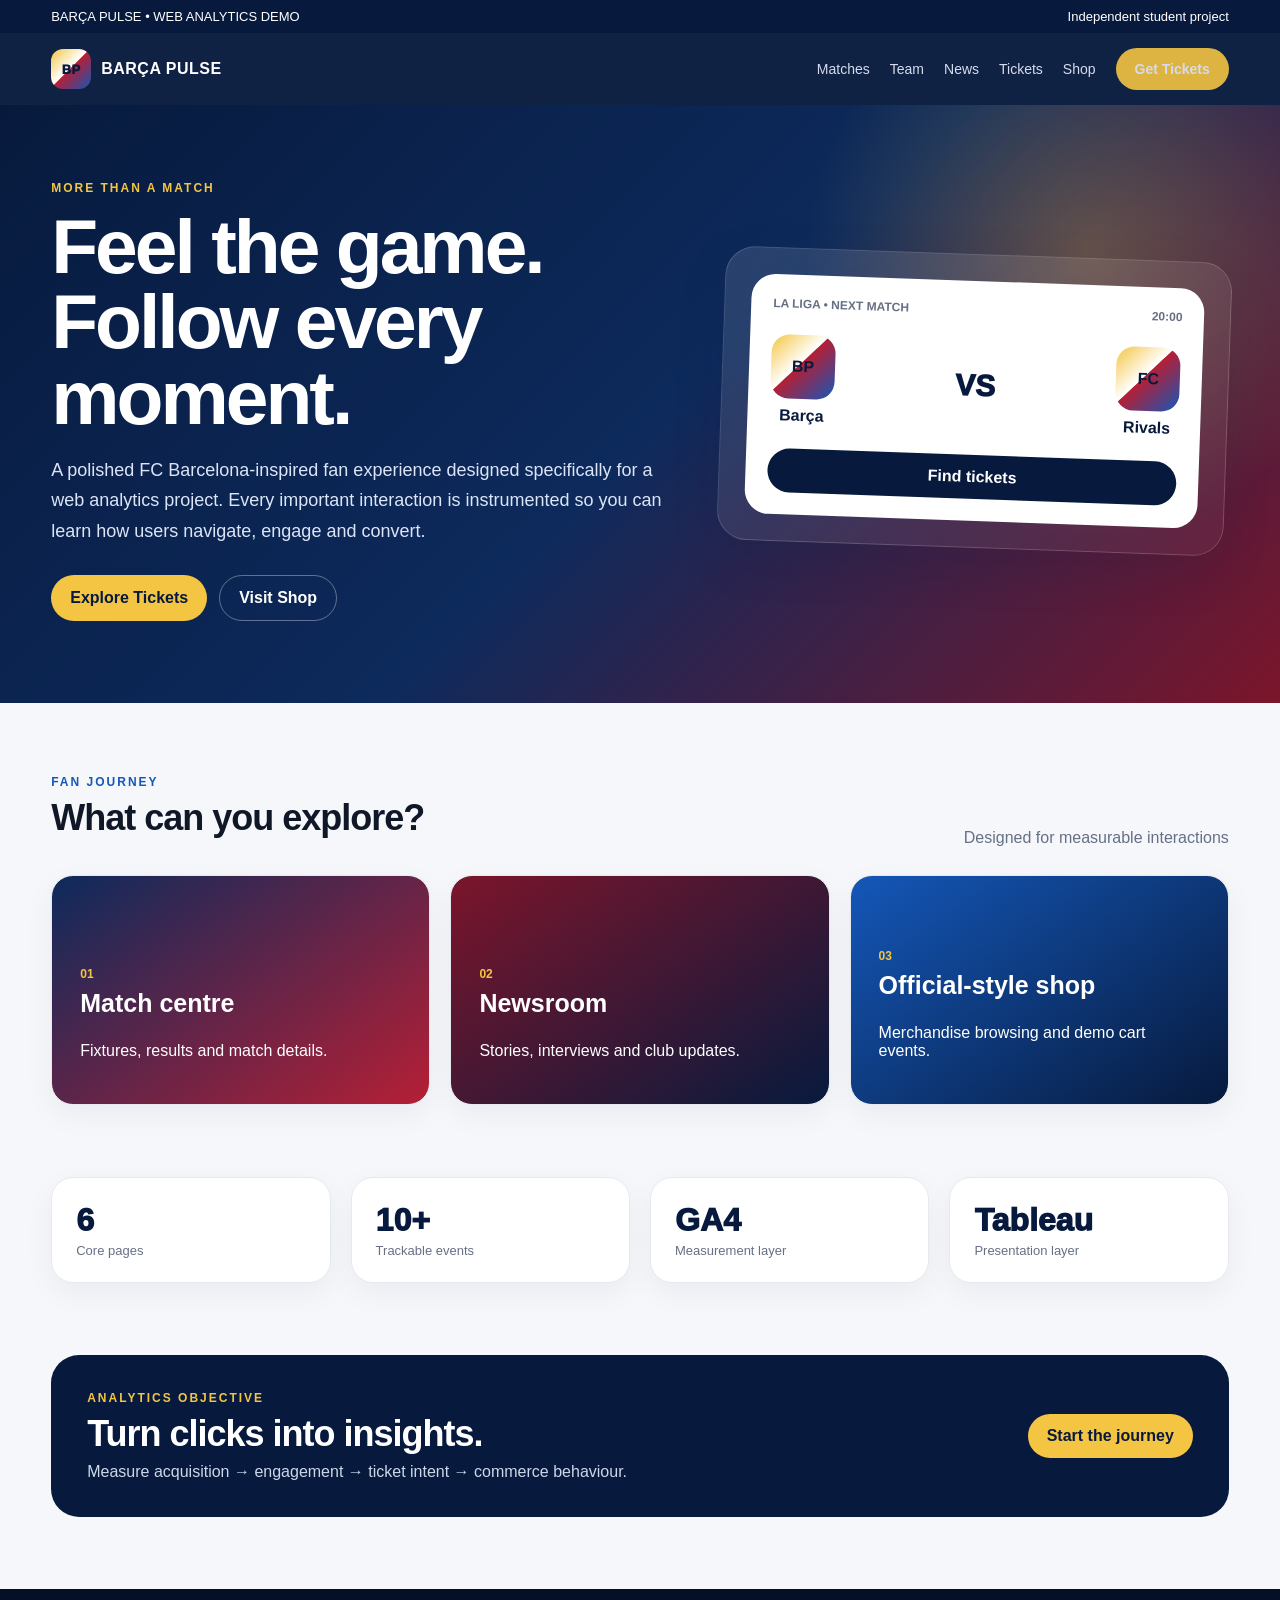
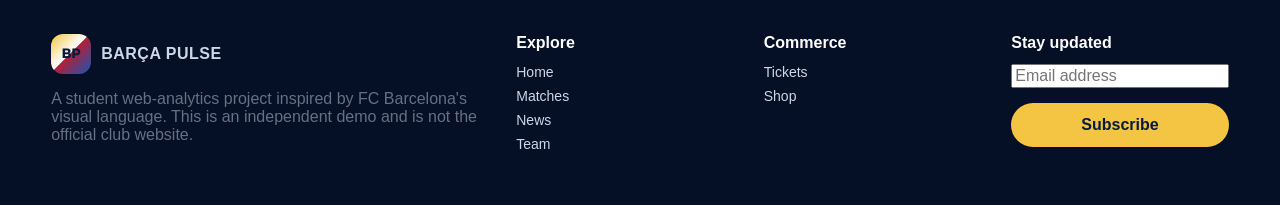
<file: index.html>
<!doctype html>
<html lang="en">
<head>
  <meta charset="utf-8">
  <meta name="viewport" content="width=device-width,initial-scale=1">
  <title>Home | Barça Pulse Analytics Demo</title>
  <link rel="stylesheet" href="style.css">
  <!-- Google Tag Manager -->
  <script>
  (function(w,d,s,l,i){w[l]=w[l]||[];w[l].push({'gtm.start':
  new Date().getTime(),event:'gtm.js'});var f=d.getElementsByTagName(s)[0],
  j=d.createElement(s),dl=l!='dataLayer'?'&l='+l:'';j.async=true;j.src=
  'https://www.googletagmanager.com/gtm.js?id='+i+dl;f.parentNode.insertBefore(j,f);
  })(window,document,'script','dataLayer','GTM-MQF2RGP6');
  </script>
  <!-- End Google Tag Manager -->
   
</head>
<body>
  <!-- Google Tag Manager (noscript) -->
<noscript><iframe src="https://www.googletagmanager.com/ns.html?id=GTM-MQF2RGP6"
height="0" width="0" style="display:none;visibility:hidden"></iframe></noscript>
<!-- End Google Tag Manager (noscript) -->
  <div class="topbar"><div class="container"><span>BARÇA PULSE • WEB ANALYTICS DEMO</span><span>Independent student project</span></div></div>
<nav class="nav"><div class="container nav-inner">
  <a class="brand" href="index.html" data-nav="header"><span class="crest">BP</span><span>BARÇA PULSE</span></a>
  <button class="menu-btn">☰</button>
  <div class="nav-links">
    <a href="matches.html" data-nav="header">Matches</a>
    <a href="team.html" data-nav="header">Team</a>
    <a href="news.html" data-nav="header">News</a>
    <a href="tickets.html" data-nav="header">Tickets</a>
    <a href="shop.html" data-nav="header">Shop</a>
    <a class="btn btn-primary" href="tickets.html" data-nav="header" data-cta="Get Tickets" data-location="header">Get Tickets</a>
  </div>
</div></nav>
<section class="hero"><div class="container hero-grid">
  <div>
    <div class="kicker">More than a match</div>
    <h1>Feel the game.<br>Follow every moment.</h1>
    <p>A polished FC Barcelona-inspired fan experience designed specifically for a web analytics project. Every important interaction is instrumented so you can learn how users navigate, engage and convert.</p>
    <div class="hero-actions">
      <a class="btn btn-primary" href="tickets.html" data-cta="Hero Tickets" data-location="hero">Explore Tickets</a>
      <a class="btn btn-outline" href="shop.html" data-cta="Hero Shop" data-location="hero">Visit Shop</a>
    </div>
  </div>
  <div class="hero-card">
    <div class="match-card">
      <div class="match-top"><span>La Liga • Next Match</span><span>20:00</span></div>
      <div class="teams">
        <div class="team"><div class="team-mark">BP</div>Barça</div>
        <div class="score">VS</div>
        <div class="team"><div class="team-mark">FC</div>Rivals</div>
      </div>
      <a class="btn btn-dark" style="width:100%" href="tickets.html" data-cta="Match Tickets" data-location="match-card">Find tickets</a>
    </div>
  </div>
</div></section>

<section class="section"><div class="container">
  <div class="section-head"><div><div class="kicker" style="color:#1457b8">Fan journey</div><h2>What can you explore?</h2></div><span class="muted">Designed for measurable interactions</span></div>
  <div class="grid grid-3">
    <a class="card feature" href="matches.html" data-nav="content"><span class="number">01</span><h3>Match centre</h3><p>Fixtures, results and match details.</p></a>
    <a class="card feature" href="news.html" data-nav="content"><span class="number">02</span><h3>Newsroom</h3><p>Stories, interviews and club updates.</p></a>
    <a class="card feature" href="shop.html" data-nav="content"><span class="number">03</span><h3>Official-style shop</h3><p>Merchandise browsing and demo cart events.</p></a>
  </div>
</div></section>

<section class="section" style="padding-top:0"><div class="container">
  <div class="grid grid-4">
    <div class="card"><div class="stat">6</div><div class="stat-label">Core pages</div></div>
    <div class="card"><div class="stat">10+</div><div class="stat-label">Trackable events</div></div>
    <div class="card"><div class="stat">GA4</div><div class="stat-label">Measurement layer</div></div>
    <div class="card"><div class="stat">Tableau</div><div class="stat-label">Presentation layer</div></div>
  </div>
</div></section>

<section class="section" style="padding-top:0"><div class="container"><div class="banner">
  <div><div class="kicker">Analytics objective</div><h2 style="margin:8px 0">Turn clicks into insights.</h2><div class="muted" style="color:#cdd7e9">Measure acquisition → engagement → ticket intent → commerce behaviour.</div></div>
  <a class="btn btn-primary" href="tickets.html" data-cta="Banner Tickets" data-location="bottom-banner">Start the journey</a>
</div></div></section>
<div id="toast" class="toast"></div>
<footer>
  <div class="container footer-grid">
    <div>
      <div class="brand"><span class="crest">BP</span><span>BARÇA PULSE</span></div>
      <p class="muted">A student web-analytics project inspired by FC Barcelona's visual language. This is an independent demo and is not the official club website.</p>
    </div>
    <div><div class="footer-title">Explore</div><div class="footer-links">
      <a href="index.html" data-nav="footer">Home</a><a href="matches.html" data-nav="footer">Matches</a><a href="news.html" data-nav="footer">News</a><a href="team.html" data-nav="footer">Team</a>
    </div></div>
    <div><div class="footer-title">Commerce</div><div class="footer-links">
      <a href="tickets.html" data-nav="footer">Tickets</a><a href="shop.html" data-nav="footer">Shop</a>
    </div></div>
    <div><div class="footer-title">Stay updated</div>
      <form id="newsletter" class="form"><input name="email" type="email" placeholder="Email address" required><button class="btn btn-primary" type="submit">Subscribe</button></form>
    </div>
  </div>
</footer>
<script src="script.js"></script>
</body></html>
</file>
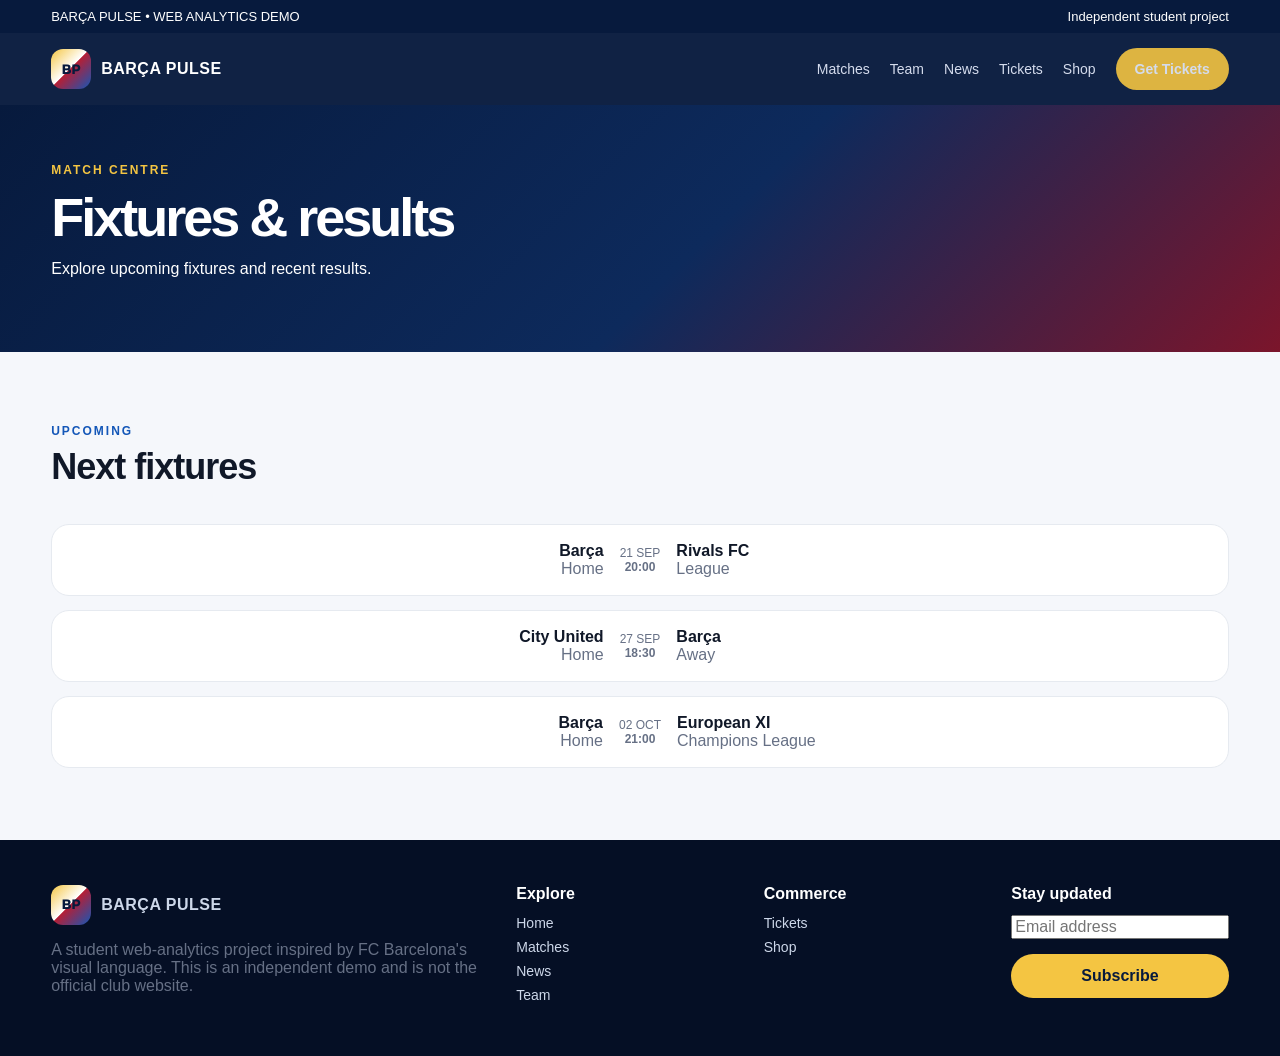
<file: matches.html>
<!doctype html>
<html lang="en">
<head>
  <meta charset="utf-8">
  <meta name="viewport" content="width=device-width,initial-scale=1">
  <title>Matches | Barça Pulse Analytics Demo</title>
  <link rel="stylesheet" href="style.css">
  <!-- Google Tag Manager -->
  <script>
  (function(w,d,s,l,i){w[l]=w[l]||[];w[l].push({'gtm.start':
  new Date().getTime(),event:'gtm.js'});var f=d.getElementsByTagName(s)[0],
  j=d.createElement(s),dl=l!='dataLayer'?'&l='+l:'';j.async=true;j.src=
  'https://www.googletagmanager.com/gtm.js?id='+i+dl;f.parentNode.insertBefore(j,f);
  })(window,document,'script','dataLayer','GTM-MQF2RGP6');
  </script>
  <!-- End Google Tag Manager -->
</head>
<body>
  <!-- Google Tag Manager (noscript) -->
<noscript><iframe src="https://www.googletagmanager.com/ns.html?id=GTM-MQF2RGP6"
height="0" width="0" style="display:none;visibility:hidden"></iframe></noscript>
<!-- End Google Tag Manager (noscript) -->
 <div class="topbar"><div class="container"><span>BARÇA PULSE • WEB ANALYTICS DEMO</span><span>Independent student project</span></div></div>
<nav class="nav"><div class="container nav-inner">
  <a class="brand" href="index.html" data-nav="header"><span class="crest">BP</span><span>BARÇA PULSE</span></a>
  <button class="menu-btn">☰</button>
  <div class="nav-links">
    <a href="matches.html" data-nav="header">Matches</a>
    <a href="team.html" data-nav="header">Team</a>
    <a href="news.html" data-nav="header">News</a>
    <a href="tickets.html" data-nav="header">Tickets</a>
    <a href="shop.html" data-nav="header">Shop</a>
    <a class="btn btn-primary" href="tickets.html" data-nav="header" data-cta="Get Tickets" data-location="header">Get Tickets</a>
  </div>
</div></nav>
<section class="page-hero"><div class="container"><div class="kicker">Match centre</div><h1>Fixtures & results</h1><p>Explore upcoming fixtures and recent results.</p></div></section>
<section class="section"><div class="container">
  <div class="section-head"><div><div class="kicker" style="color:#1457b8">Upcoming</div><h2>Next fixtures</h2></div></div>
  <div class="match-list">
    <div class="match-row"><div class="home"><b>Barça</b><br><span class="muted">Home</span></div><div class="date">21 SEP<br><b>20:00</b></div><div class="away"><b>Rivals FC</b><br><span class="muted">League</span></div></div>
    <div class="match-row"><div class="home"><b>City United</b><br><span class="muted">Home</span></div><div class="date">27 SEP<br><b>18:30</b></div><div class="away"><b>Barça</b><br><span class="muted">Away</span></div></div>
    <div class="match-row"><div class="home"><b>Barça</b><br><span class="muted">Home</span></div><div class="date">02 OCT<br><b>21:00</b></div><div class="away"><b>European XI</b><br><span class="muted">Champions League</span></div></div>
  </div>
</div></section>
<div id="toast" class="toast"></div>
<footer>
  <div class="container footer-grid">
    <div>
      <div class="brand"><span class="crest">BP</span><span>BARÇA PULSE</span></div>
      <p class="muted">A student web-analytics project inspired by FC Barcelona's visual language. This is an independent demo and is not the official club website.</p>
    </div>
    <div><div class="footer-title">Explore</div><div class="footer-links">
      <a href="index.html" data-nav="footer">Home</a><a href="matches.html" data-nav="footer">Matches</a><a href="news.html" data-nav="footer">News</a><a href="team.html" data-nav="footer">Team</a>
    </div></div>
    <div><div class="footer-title">Commerce</div><div class="footer-links">
      <a href="tickets.html" data-nav="footer">Tickets</a><a href="shop.html" data-nav="footer">Shop</a>
    </div></div>
    <div><div class="footer-title">Stay updated</div>
      <form id="newsletter" class="form"><input name="email" type="email" placeholder="Email address" required><button class="btn btn-primary" type="submit">Subscribe</button></form>
    </div>
  </div>
</footer>
<script src="script.js"></script>
</body></html>
</file>
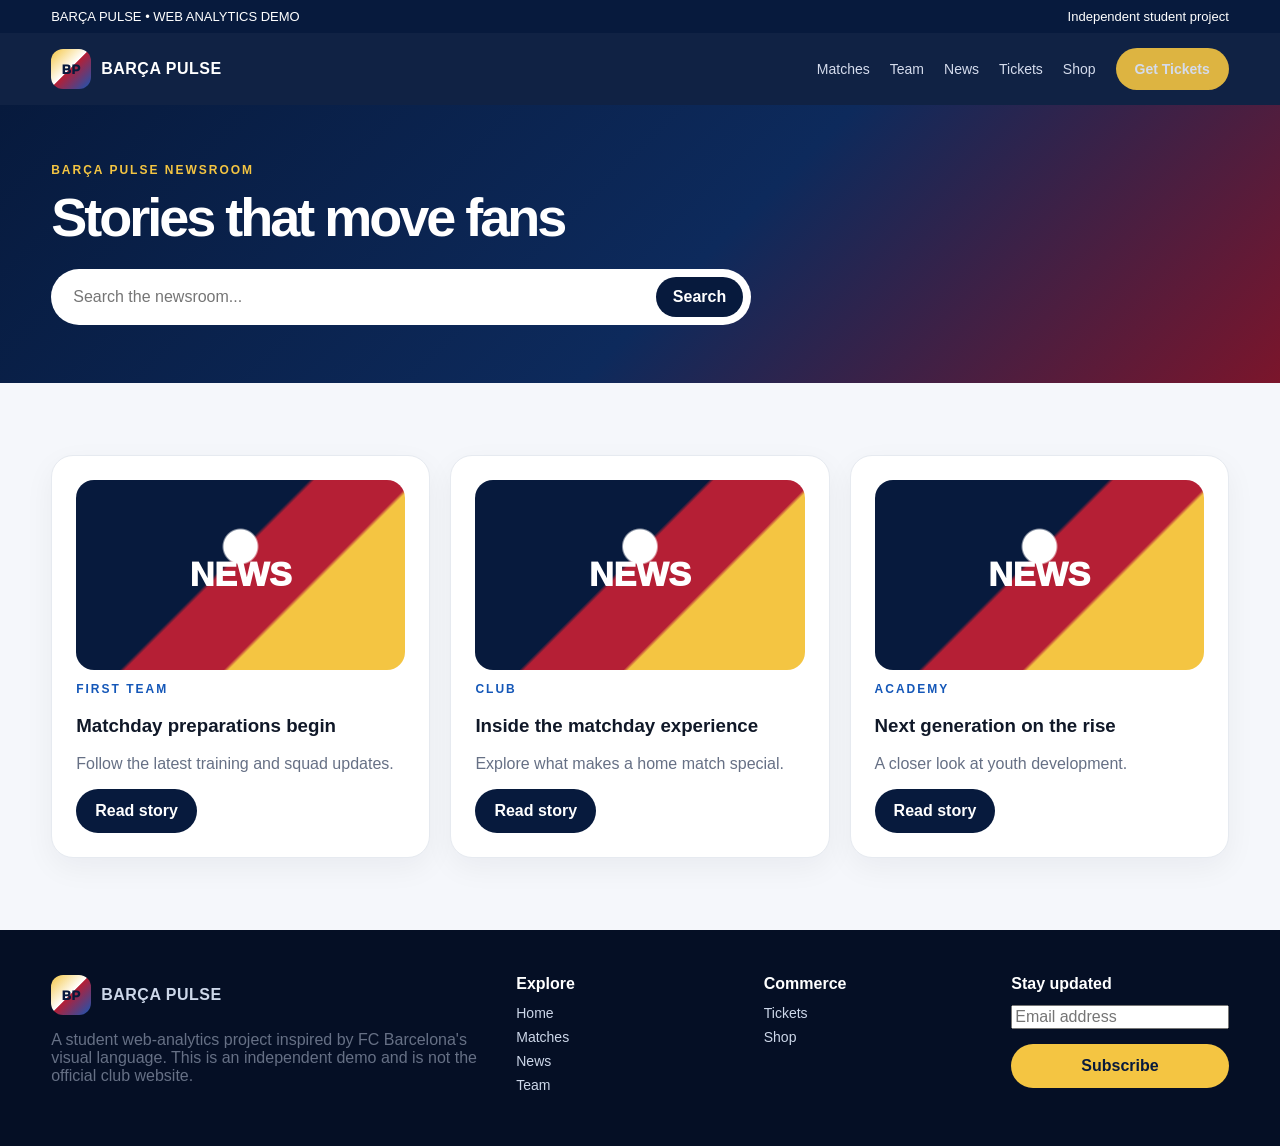
<file: news.html>
<!doctype html>
<html lang="en">
<head>
  <meta charset="utf-8">
  <meta name="viewport" content="width=device-width,initial-scale=1">
  <title>News | Barça Pulse Analytics Demo</title>
  <link rel="stylesheet" href="style.css">
  <!-- Google Tag Manager -->
  <script>
  (function(w,d,s,l,i){w[l]=w[l]||[];w[l].push({'gtm.start':
  new Date().getTime(),event:'gtm.js'});var f=d.getElementsByTagName(s)[0],
  j=d.createElement(s),dl=l!='dataLayer'?'&l='+l:'';j.async=true;j.src=
  'https://www.googletagmanager.com/gtm.js?id='+i+dl;f.parentNode.insertBefore(j,f);
  })(window,document,'script','dataLayer','GTM-MQF2RGP6');
  </script>
  <!-- End Google Tag Manager -->
</head>
<body>
  <!-- Google Tag Manager (noscript) -->
<noscript><iframe src="https://www.googletagmanager.com/ns.html?id=GTM-MQF2RGP6"
height="0" width="0" style="display:none;visibility:hidden"></iframe></noscript>
<!-- End Google Tag Manager (noscript) -->
 <div class="topbar"><div class="container"><span>BARÇA PULSE • WEB ANALYTICS DEMO</span><span>Independent student project</span></div></div>
<nav class="nav"><div class="container nav-inner">
  <a class="brand" href="index.html" data-nav="header"><span class="crest">BP</span><span>BARÇA PULSE</span></a>
  <button class="menu-btn">☰</button>
  <div class="nav-links">
    <a href="matches.html" data-nav="header">Matches</a>
    <a href="team.html" data-nav="header">Team</a>
    <a href="news.html" data-nav="header">News</a>
    <a href="tickets.html" data-nav="header">Tickets</a>
    <a href="shop.html" data-nav="header">Shop</a>
    <a class="btn btn-primary" href="tickets.html" data-nav="header" data-cta="Get Tickets" data-location="header">Get Tickets</a>
  </div>
</div></nav>
<section class="page-hero"><div class="container"><div class="kicker">Barça Pulse newsroom</div><h1>Stories that move fans</h1><form id="searchForm" class="searchbar"><input placeholder="Search the newsroom..." aria-label="Search"><button>Search</button></form></div></section>
<section class="section"><div class="container">
  <div class="grid grid-3">
    <article class="card"><div class="product-img">NEWS</div><p class="kicker" style="color:#1457b8">First Team</p><h3>Matchday preparations begin</h3><p class="muted">Follow the latest training and squad updates.</p><button class="btn btn-dark" data-cta="Read Story" data-location="news-card">Read story</button></article>
    <article class="card"><div class="product-img">NEWS</div><p class="kicker" style="color:#1457b8">Club</p><h3>Inside the matchday experience</h3><p class="muted">Explore what makes a home match special.</p><button class="btn btn-dark" data-cta="Read Story" data-location="news-card">Read story</button></article>
    <article class="card"><div class="product-img">NEWS</div><p class="kicker" style="color:#1457b8">Academy</p><h3>Next generation on the rise</h3><p class="muted">A closer look at youth development.</p><button class="btn btn-dark" data-cta="Read Story" data-location="news-card">Read story</button></article>
  </div>
</div></section>
<div id="toast" class="toast"></div>
<footer>
  <div class="container footer-grid">
    <div>
      <div class="brand"><span class="crest">BP</span><span>BARÇA PULSE</span></div>
      <p class="muted">A student web-analytics project inspired by FC Barcelona's visual language. This is an independent demo and is not the official club website.</p>
    </div>
    <div><div class="footer-title">Explore</div><div class="footer-links">
      <a href="index.html" data-nav="footer">Home</a><a href="matches.html" data-nav="footer">Matches</a><a href="news.html" data-nav="footer">News</a><a href="team.html" data-nav="footer">Team</a>
    </div></div>
    <div><div class="footer-title">Commerce</div><div class="footer-links">
      <a href="tickets.html" data-nav="footer">Tickets</a><a href="shop.html" data-nav="footer">Shop</a>
    </div></div>
    <div><div class="footer-title">Stay updated</div>
      <form id="newsletter" class="form"><input name="email" type="email" placeholder="Email address" required><button class="btn btn-primary" type="submit">Subscribe</button></form>
    </div>
  </div>
</footer>
<script src="script.js"></script>
</body></html>
</file>
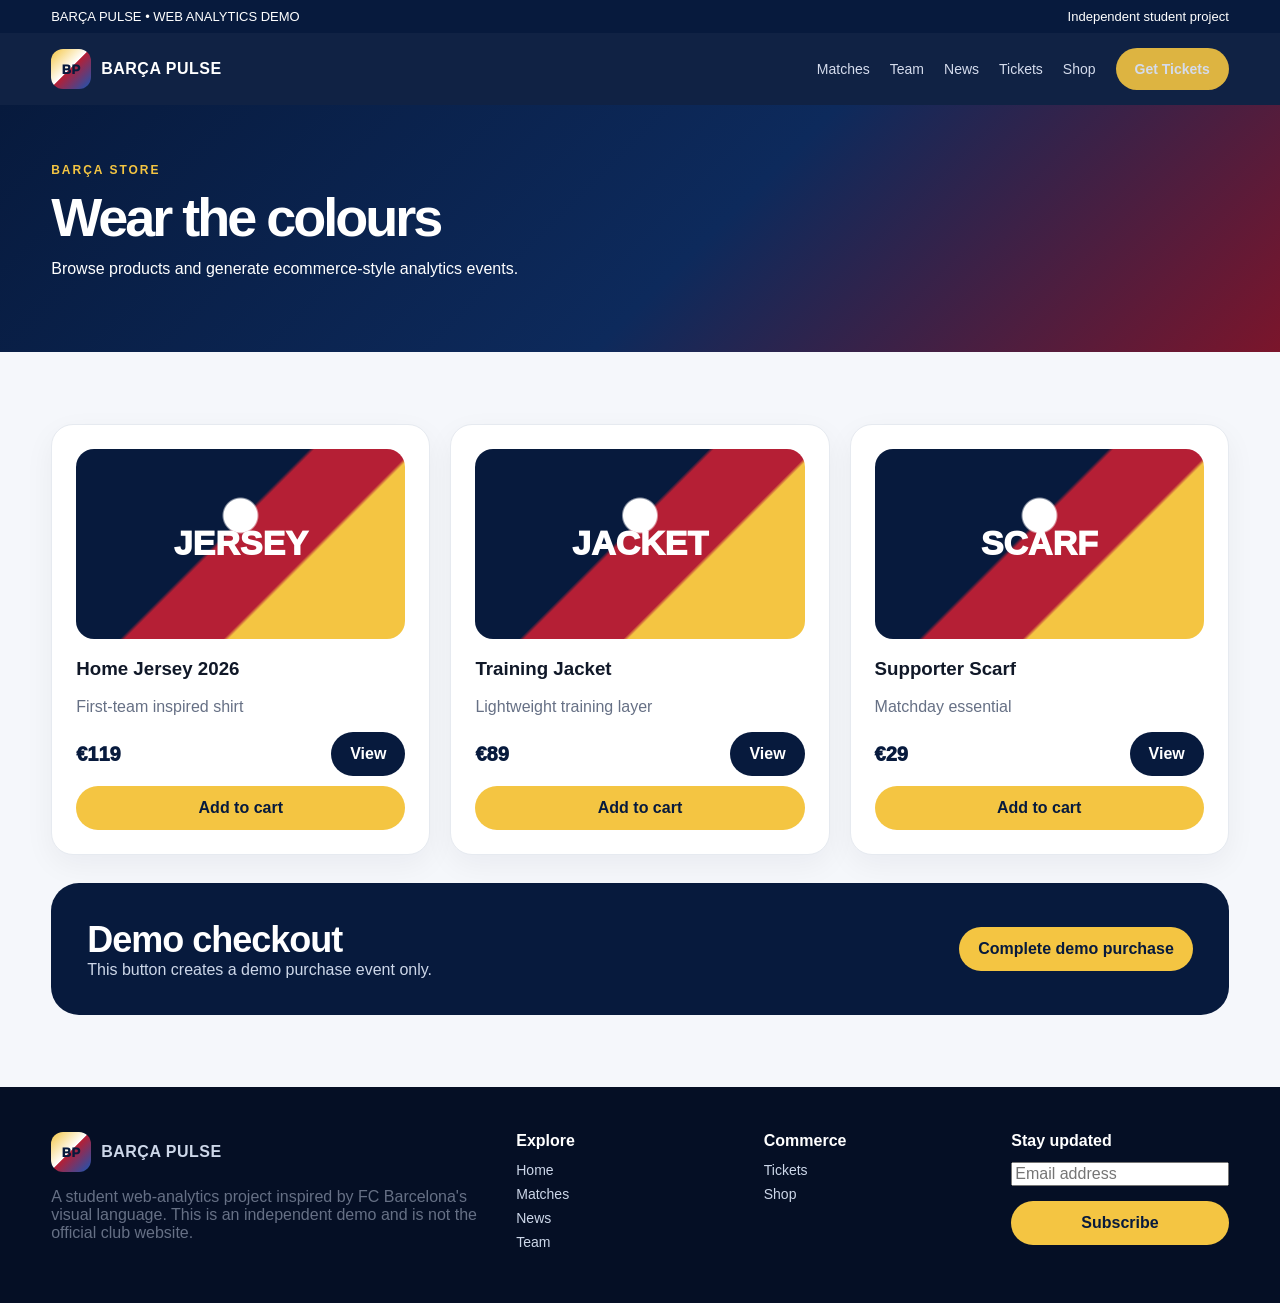
<file: shop.html>
<!doctype html>
<html lang="en">
<head>
  <meta charset="utf-8">
  <meta name="viewport" content="width=device-width,initial-scale=1">
  <title>Shop | Barça Pulse Analytics Demo</title>
  <link rel="stylesheet" href="style.css">
  <!-- Google Tag Manager -->
  <script>
  (function(w,d,s,l,i){w[l]=w[l]||[];w[l].push({'gtm.start':
  new Date().getTime(),event:'gtm.js'});var f=d.getElementsByTagName(s)[0],
  j=d.createElement(s),dl=l!='dataLayer'?'&l='+l:'';j.async=true;j.src=
  'https://www.googletagmanager.com/gtm.js?id='+i+dl;f.parentNode.insertBefore(j,f);
  })(window,document,'script','dataLayer','GTM-MQF2RGP6');
  </script>
  <!-- End Google Tag Manager -->
</head>
<body>
  <!-- Google Tag Manager (noscript) -->
<noscript><iframe src="https://www.googletagmanager.com/ns.html?id=GTM-MQF2RGP6"
height="0" width="0" style="display:none;visibility:hidden"></iframe></noscript>
<!-- End Google Tag Manager (noscript) -->
 <div class="topbar"><div class="container"><span>BARÇA PULSE • WEB ANALYTICS DEMO</span><span>Independent student project</span></div></div>
<nav class="nav"><div class="container nav-inner">
  <a class="brand" href="index.html" data-nav="header"><span class="crest">BP</span><span>BARÇA PULSE</span></a>
  <button class="menu-btn">☰</button>
  <div class="nav-links">
    <a href="matches.html" data-nav="header">Matches</a>
    <a href="team.html" data-nav="header">Team</a>
    <a href="news.html" data-nav="header">News</a>
    <a href="tickets.html" data-nav="header">Tickets</a>
    <a href="shop.html" data-nav="header">Shop</a>
    <a class="btn btn-primary" href="tickets.html" data-nav="header" data-cta="Get Tickets" data-location="header">Get Tickets</a>
  </div>
</div></nav>
<section class="page-hero"><div class="container"><div class="kicker">Barça store</div><h1>Wear the colours</h1><p>Browse products and generate ecommerce-style analytics events.</p></div></section>
<section class="section"><div class="container">
  <div class="grid grid-3">
    <div class="card" data-product="Home Jersey 2026" data-price="119"><div class="product-img">JERSEY</div><h3>Home Jersey 2026</h3><p class="muted">First-team inspired shirt</p><div style="display:flex;justify-content:space-between;align-items:center"><span class="price">€119</span><button class="btn btn-dark" data-view-product>View</button></div><button class="btn btn-primary" style="width:100%;margin-top:10px" data-add-cart>Add to cart</button></div>
    <div class="card" data-product="Training Jacket" data-price="89"><div class="product-img">JACKET</div><h3>Training Jacket</h3><p class="muted">Lightweight training layer</p><div style="display:flex;justify-content:space-between;align-items:center"><span class="price">€89</span><button class="btn btn-dark" data-view-product>View</button></div><button class="btn btn-primary" style="width:100%;margin-top:10px" data-add-cart>Add to cart</button></div>
    <div class="card" data-product="Supporter Scarf" data-price="29"><div class="product-img">SCARF</div><h3>Supporter Scarf</h3><p class="muted">Matchday essential</p><div style="display:flex;justify-content:space-between;align-items:center"><span class="price">€29</span><button class="btn btn-dark" data-view-product>View</button></div><button class="btn btn-primary" style="width:100%;margin-top:10px" data-add-cart>Add to cart</button></div>
  </div>
  <div class="banner" style="margin-top:28px"><div><h2 style="margin:0">Demo checkout</h2><div class="muted" style="color:#cdd7e9">This button creates a demo purchase event only.</div></div><button class="btn btn-primary" data-purchase data-value="119" data-item="Home Jersey 2026">Complete demo purchase</button></div>
</div></section>
<div id="toast" class="toast"></div>
<footer>
  <div class="container footer-grid">
    <div>
      <div class="brand"><span class="crest">BP</span><span>BARÇA PULSE</span></div>
      <p class="muted">A student web-analytics project inspired by FC Barcelona's visual language. This is an independent demo and is not the official club website.</p>
    </div>
    <div><div class="footer-title">Explore</div><div class="footer-links">
      <a href="index.html" data-nav="footer">Home</a><a href="matches.html" data-nav="footer">Matches</a><a href="news.html" data-nav="footer">News</a><a href="team.html" data-nav="footer">Team</a>
    </div></div>
    <div><div class="footer-title">Commerce</div><div class="footer-links">
      <a href="tickets.html" data-nav="footer">Tickets</a><a href="shop.html" data-nav="footer">Shop</a>
    </div></div>
    <div><div class="footer-title">Stay updated</div>
      <form id="newsletter" class="form"><input name="email" type="email" placeholder="Email address" required><button class="btn btn-primary" type="submit">Subscribe</button></form>
    </div>
  </div>
</footer>
<script src="script.js"></script>
</body></html>
</file>
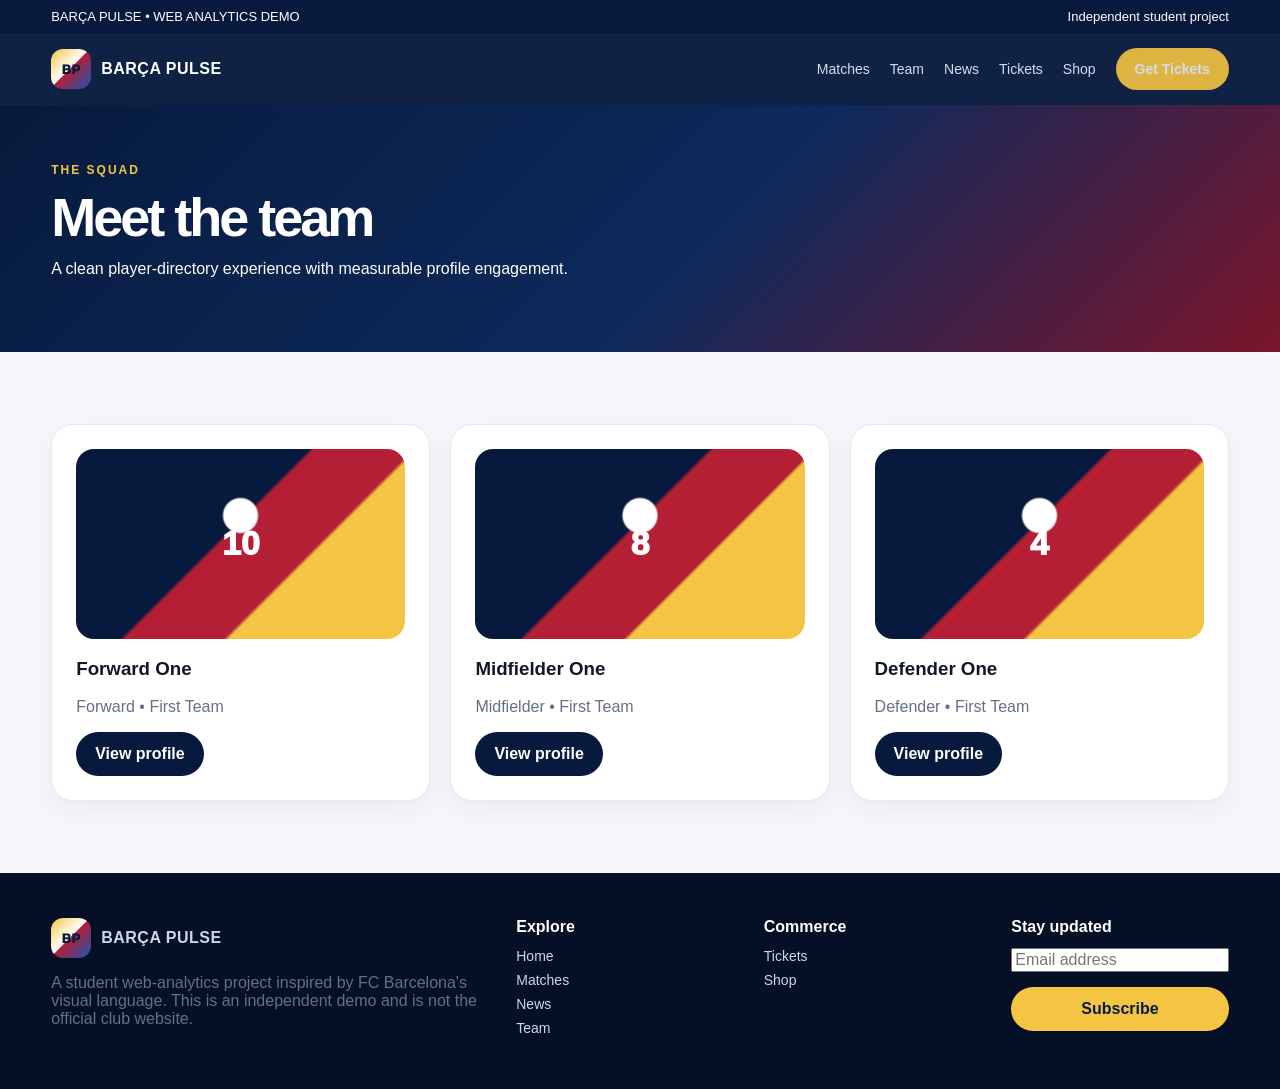
<file: team.html>
<!doctype html>
<html lang="en">
<head>
  <meta charset="utf-8">
  <meta name="viewport" content="width=device-width,initial-scale=1">
  <title>Team | Barça Pulse Analytics Demo</title>
  <link rel="stylesheet" href="style.css">
  <!-- Google Tag Manager -->
  <script>
  (function(w,d,s,l,i){w[l]=w[l]||[];w[l].push({'gtm.start':
  new Date().getTime(),event:'gtm.js'});var f=d.getElementsByTagName(s)[0],
  j=d.createElement(s),dl=l!='dataLayer'?'&l='+l:'';j.async=true;j.src=
  'https://www.googletagmanager.com/gtm.js?id='+i+dl;f.parentNode.insertBefore(j,f);
  })(window,document,'script','dataLayer','GTM-MQF2RGP6');
  </script>
  <!-- End Google Tag Manager -->
</head>
<body>
  <!-- Google Tag Manager (noscript) -->
<noscript><iframe src="https://www.googletagmanager.com/ns.html?id=GTM-MQF2RGP6"
height="0" width="0" style="display:none;visibility:hidden"></iframe></noscript>
<!-- End Google Tag Manager (noscript) -->
 <div class="topbar"><div class="container"><span>BARÇA PULSE • WEB ANALYTICS DEMO</span><span>Independent student project</span></div></div>
<nav class="nav"><div class="container nav-inner">
  <a class="brand" href="index.html" data-nav="header"><span class="crest">BP</span><span>BARÇA PULSE</span></a>
  <button class="menu-btn">☰</button>
  <div class="nav-links">
    <a href="matches.html" data-nav="header">Matches</a>
    <a href="team.html" data-nav="header">Team</a>
    <a href="news.html" data-nav="header">News</a>
    <a href="tickets.html" data-nav="header">Tickets</a>
    <a href="shop.html" data-nav="header">Shop</a>
    <a class="btn btn-primary" href="tickets.html" data-nav="header" data-cta="Get Tickets" data-location="header">Get Tickets</a>
  </div>
</div></nav>
<section class="page-hero"><div class="container"><div class="kicker">The squad</div><h1>Meet the team</h1><p>A clean player-directory experience with measurable profile engagement.</p></div></section>
<section class="section"><div class="container">
  <div class="grid grid-3">
    <div class="card"><div class="product-img">10</div><h3>Forward One</h3><p class="muted">Forward • First Team</p><button class="btn btn-dark" data-cta="Player Profile" data-location="team" onclick="toast('Player profile interaction tracked')">View profile</button></div>
    <div class="card"><div class="product-img">8</div><h3>Midfielder One</h3><p class="muted">Midfielder • First Team</p><button class="btn btn-dark" data-cta="Player Profile" data-location="team" onclick="toast('Player profile interaction tracked')">View profile</button></div>
    <div class="card"><div class="product-img">4</div><h3>Defender One</h3><p class="muted">Defender • First Team</p><button class="btn btn-dark" data-cta="Player Profile" data-location="team" onclick="toast('Player profile interaction tracked')">View profile</button></div>
  </div>
</div></section>
<div id="toast" class="toast"></div>
<footer>
  <div class="container footer-grid">
    <div>
      <div class="brand"><span class="crest">BP</span><span>BARÇA PULSE</span></div>
      <p class="muted">A student web-analytics project inspired by FC Barcelona's visual language. This is an independent demo and is not the official club website.</p>
    </div>
    <div><div class="footer-title">Explore</div><div class="footer-links">
      <a href="index.html" data-nav="footer">Home</a><a href="matches.html" data-nav="footer">Matches</a><a href="news.html" data-nav="footer">News</a><a href="team.html" data-nav="footer">Team</a>
    </div></div>
    <div><div class="footer-title">Commerce</div><div class="footer-links">
      <a href="tickets.html" data-nav="footer">Tickets</a><a href="shop.html" data-nav="footer">Shop</a>
    </div></div>
    <div><div class="footer-title">Stay updated</div>
      <form id="newsletter" class="form"><input name="email" type="email" placeholder="Email address" required><button class="btn btn-primary" type="submit">Subscribe</button></form>
    </div>
  </div>
</footer>
<script src="script.js"></script>
</body></html>
</file>
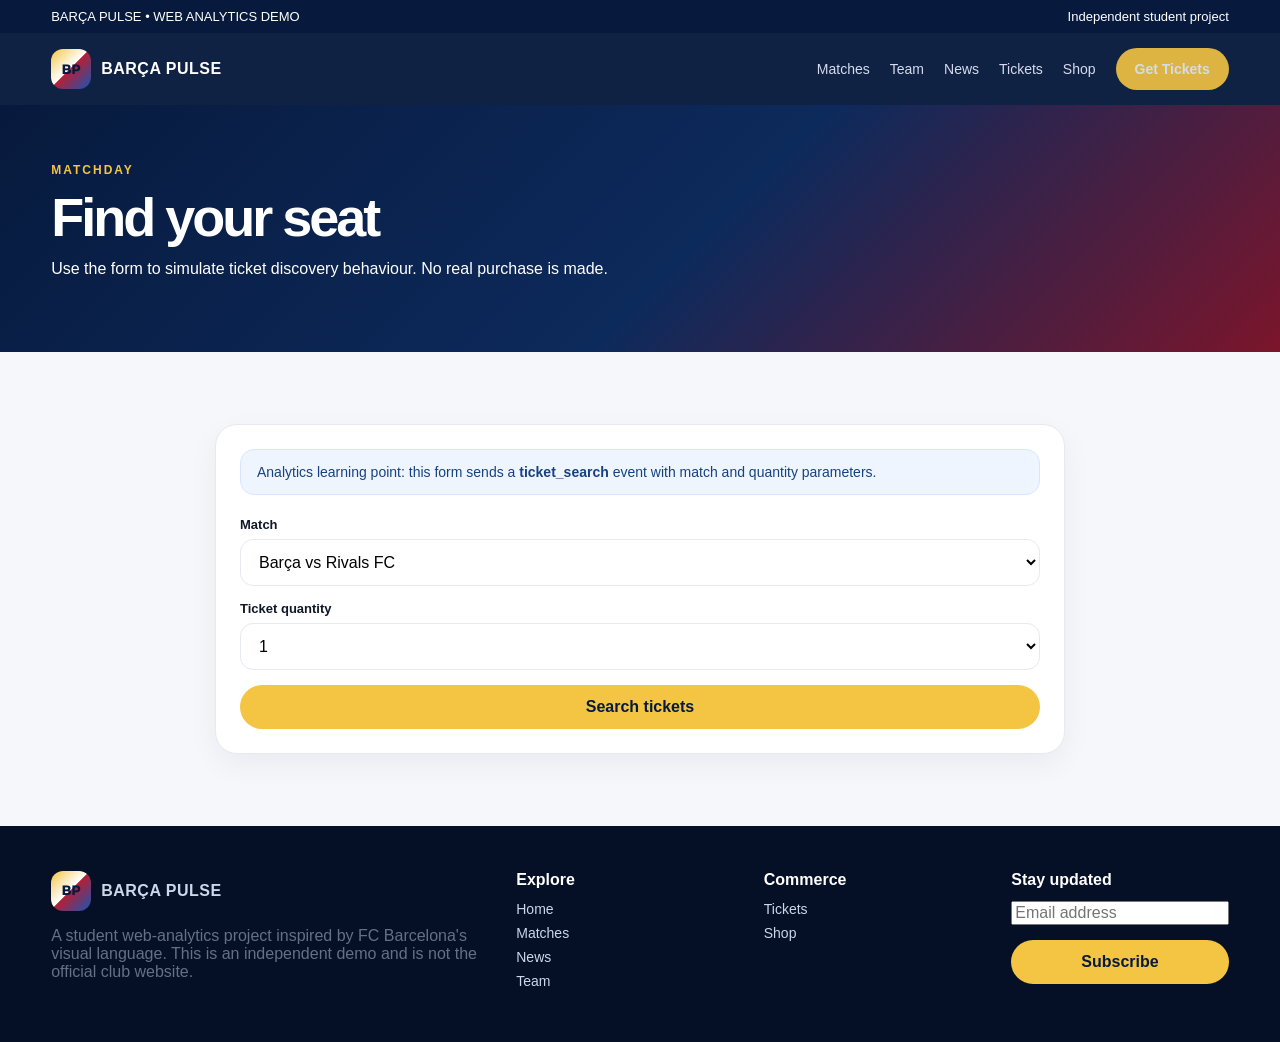
<file: tickets.html>
<!doctype html>
<html lang="en">
<head>
  <meta charset="utf-8">
  <meta name="viewport" content="width=device-width,initial-scale=1">
  <title>Tickets | Barça Pulse Analytics Demo</title>
  <link rel="stylesheet" href="style.css">
  <!-- Google Tag Manager -->
  <script>
  (function(w,d,s,l,i){w[l]=w[l]||[];w[l].push({'gtm.start':
  new Date().getTime(),event:'gtm.js'});var f=d.getElementsByTagName(s)[0],
  j=d.createElement(s),dl=l!='dataLayer'?'&l='+l:'';j.async=true;j.src=
  'https://www.googletagmanager.com/gtm.js?id='+i+dl;f.parentNode.insertBefore(j,f);
  })(window,document,'script','dataLayer','GTM-MQF2RGP6');
  </script>
  <!-- End Google Tag Manager -->
</head>
<body>
  <!-- Google Tag Manager (noscript) -->
<noscript><iframe src="https://www.googletagmanager.com/ns.html?id=GTM-MQF2RGP6"
height="0" width="0" style="display:none;visibility:hidden"></iframe></noscript>
<!-- End Google Tag Manager (noscript) -->
 <div class="topbar"><div class="container"><span>BARÇA PULSE • WEB ANALYTICS DEMO</span><span>Independent student project</span></div></div>
<nav class="nav"><div class="container nav-inner">
  <a class="brand" href="index.html" data-nav="header"><span class="crest">BP</span><span>BARÇA PULSE</span></a>
  <button class="menu-btn">☰</button>
  <div class="nav-links">
    <a href="matches.html" data-nav="header">Matches</a>
    <a href="team.html" data-nav="header">Team</a>
    <a href="news.html" data-nav="header">News</a>
    <a href="tickets.html" data-nav="header">Tickets</a>
    <a href="shop.html" data-nav="header">Shop</a>
    <a class="btn btn-primary" href="tickets.html" data-nav="header" data-cta="Get Tickets" data-location="header">Get Tickets</a>
  </div>
</div></nav>
<section class="page-hero"><div class="container"><div class="kicker">Matchday</div><h1>Find your seat</h1><p>Use the form to simulate ticket discovery behaviour. No real purchase is made.</p></div></section>
<section class="section"><div class="container" style="max-width:850px">
  <div class="card">
    <div class="notice">Analytics learning point: this form sends a <b>ticket_search</b> event with match and quantity parameters.</div>
    <form id="ticketForm" class="form" style="margin-top:22px">
      <div class="field"><label>Match</label><select name="match"><option>Barça vs Rivals FC</option><option>Barça vs European XI</option><option>City United vs Barça</option></select></div>
      <div class="field"><label>Ticket quantity</label><select name="quantity"><option>1</option><option>2</option><option>3</option><option>4</option></select></div>
      <button class="btn btn-primary" type="submit">Search tickets</button>
    </form>
  </div>
</div></section>
<div id="toast" class="toast"></div>
<footer>
  <div class="container footer-grid">
    <div>
      <div class="brand"><span class="crest">BP</span><span>BARÇA PULSE</span></div>
      <p class="muted">A student web-analytics project inspired by FC Barcelona's visual language. This is an independent demo and is not the official club website.</p>
    </div>
    <div><div class="footer-title">Explore</div><div class="footer-links">
      <a href="index.html" data-nav="footer">Home</a><a href="matches.html" data-nav="footer">Matches</a><a href="news.html" data-nav="footer">News</a><a href="team.html" data-nav="footer">Team</a>
    </div></div>
    <div><div class="footer-title">Commerce</div><div class="footer-links">
      <a href="tickets.html" data-nav="footer">Tickets</a><a href="shop.html" data-nav="footer">Shop</a>
    </div></div>
    <div><div class="footer-title">Stay updated</div>
      <form id="newsletter" class="form"><input name="email" type="email" placeholder="Email address" required><button class="btn btn-primary" type="submit">Subscribe</button></form>
    </div>
  </div>
</footer>
<script src="script.js"></script>
</body></html>
</file>
<file: style.css>
:root{
  --navy:#071a3d;
  --navy2:#0d2a5c;
  --blue:#1457b8;
  --red:#b51f35;
  --gold:#f4c542;
  --cream:#f5f7fb;
  --white:#ffffff;
  --text:#101828;
  --muted:#667085;
  --line:#e6eaf0;
  --shadow:0 18px 50px rgba(7,26,61,.12);
  --radius:22px;
}
*{box-sizing:border-box}
html{scroll-behavior:smooth}
body{margin:0;font-family:Inter,Segoe UI,Arial,sans-serif;background:var(--cream);color:var(--text)}
a{text-decoration:none;color:inherit}
button,input,select{font:inherit}
.container{width:min(1180px,92%);margin:auto}
.topbar{background:var(--navy);color:#fff;font-size:13px}
.topbar .container{display:flex;justify-content:space-between;padding:9px 0}
.nav{position:sticky;top:0;z-index:20;background:rgba(7,26,61,.96);backdrop-filter:blur(12px);color:#fff}
.nav-inner{display:flex;align-items:center;gap:26px;min-height:72px}
.brand{display:flex;align-items:center;gap:10px;font-weight:900;letter-spacing:.5px}
.crest{width:40px;height:40px;border-radius:12px;background:linear-gradient(135deg,var(--gold),#fff 48%,var(--red) 49%,var(--blue));display:grid;place-items:center;color:var(--navy);font-weight:1000;font-size:13px}
.nav-links{display:flex;gap:20px;align-items:center;margin-left:auto}
.nav-links a{font-size:14px;color:#eaf0ff;opacity:.9}
.nav-links a:hover{color:var(--gold)}
.menu-btn{display:none;margin-left:auto;background:none;border:0;color:#fff;font-size:25px}
.btn{display:inline-flex;align-items:center;justify-content:center;gap:8px;padding:13px 19px;border-radius:999px;border:0;cursor:pointer;font-weight:800}
.btn-primary{background:var(--gold);color:var(--navy)}
.btn-dark{background:var(--navy);color:#fff}
.btn-outline{background:transparent;border:1px solid rgba(255,255,255,.35);color:#fff}
.btn-red{background:var(--red);color:#fff}
.hero{background:radial-gradient(circle at 85% 25%,rgba(244,197,66,.28),transparent 24%),linear-gradient(135deg,#071a3d 0%,#0d2a5c 52%,#7b152b 100%);color:#fff;padding:76px 0 82px;overflow:hidden}
.hero-grid{display:grid;grid-template-columns:1.1fr .9fr;gap:50px;align-items:center}
.kicker{color:var(--gold);font-weight:900;text-transform:uppercase;letter-spacing:2px;font-size:12px}
h1{font-size:clamp(42px,6vw,78px);line-height:.98;margin:14px 0 20px;letter-spacing:-3px}
.hero p{font-size:18px;line-height:1.7;color:#dce5f8;max-width:650px}
.hero-actions{display:flex;gap:12px;flex-wrap:wrap;margin-top:28px}
.hero-card{background:linear-gradient(145deg,rgba(255,255,255,.12),rgba(255,255,255,.04));border:1px solid rgba(255,255,255,.15);border-radius:30px;padding:26px;box-shadow:var(--shadow);transform:rotate(2deg)}
.match-card{background:#fff;color:var(--navy);border-radius:24px;padding:22px}
.match-top{display:flex;justify-content:space-between;color:var(--muted);font-size:12px;font-weight:800;text-transform:uppercase}
.teams{display:flex;align-items:center;justify-content:space-between;gap:10px;margin:24px 0}
.team{text-align:center;font-weight:900}.team-mark{width:64px;height:64px;border-radius:18px;margin:auto auto 8px;background:linear-gradient(135deg,var(--gold),#fff 45%,var(--red) 46%,var(--blue));display:grid;place-items:center}
.score{font-size:30px;font-weight:1000}
.section{padding:72px 0}
.section-head{display:flex;justify-content:space-between;gap:25px;align-items:end;margin-bottom:28px}
.section h2{font-size:36px;margin:8px 0;letter-spacing:-1px}
.muted{color:var(--muted)}
.grid{display:grid;gap:20px}
.grid-3{grid-template-columns:repeat(3,1fr)}
.grid-4{grid-template-columns:repeat(4,1fr)}
.card{background:#fff;border:1px solid var(--line);border-radius:var(--radius);padding:24px;box-shadow:0 10px 30px rgba(16,24,40,.05)}
.card:hover{transform:translateY(-3px);box-shadow:var(--shadow);transition:.2s}
.feature{min-height:230px;padding:28px;display:flex;flex-direction:column;justify-content:end;color:#fff;background:linear-gradient(145deg,#0d2a5c,#b51f35);position:relative;overflow:hidden}
.feature:nth-child(2){background:linear-gradient(145deg,#7b152b,#071a3d)}
.feature:nth-child(3){background:linear-gradient(145deg,#1457b8,#071a3d)}
.feature .number{font-size:12px;color:var(--gold);font-weight:900}
.feature h3{font-size:25px;margin:8px 0}
.stat{font-size:32px;font-weight:1000;color:var(--navy)}
.stat-label{font-size:13px;color:var(--muted);margin-top:4px}
.match-list{display:grid;gap:14px}
.match-row{display:grid;grid-template-columns:1fr auto 1fr;align-items:center;gap:16px;background:#fff;border:1px solid var(--line);padding:17px 20px;border-radius:18px}
.match-row .home{text-align:right}.match-row .away{text-align:left}.date{text-align:center;color:var(--muted);font-size:12px}
.product-img{height:190px;border-radius:18px;background:radial-gradient(circle at 50% 35%,#fff 0 8%,transparent 9%),linear-gradient(135deg,#071a3d 0 45%,#b51f35 46% 65%,#f4c542 66%);display:grid;place-items:center;color:#fff;font-size:34px;font-weight:1000}
.price{font-weight:1000;color:var(--navy);font-size:20px}
.form{display:grid;gap:15px}
.field{display:grid;gap:7px}.field label{font-size:13px;font-weight:800}.field input,.field select{padding:13px 14px;border:1px solid var(--line);border-radius:13px;outline:none;background:#fff}.field input:focus,.field select:focus{border-color:var(--blue);box-shadow:0 0 0 3px rgba(20,87,184,.12)}
.table{width:100%;border-collapse:collapse;background:#fff;border-radius:18px;overflow:hidden}.table th,.table td{padding:14px;border-bottom:1px solid var(--line);text-align:left}.table th{font-size:12px;text-transform:uppercase;color:var(--muted)}
.banner{background:var(--navy);color:#fff;border-radius:28px;padding:36px;display:flex;justify-content:space-between;gap:20px;align-items:center}
footer{background:#050f25;color:#cdd7e9;padding:45px 0}.footer-grid{display:grid;grid-template-columns:2fr 1fr 1fr 1fr;gap:30px}.footer-title{color:#fff;font-weight:900;margin-bottom:12px}.footer-links{display:grid;gap:8px;font-size:14px}
.notice{padding:14px 16px;border-radius:14px;background:#eef5ff;border:1px solid #d8e7ff;color:#17427f;font-size:14px}
.page-hero{background:linear-gradient(135deg,#071a3d,#0d2a5c 55%,#7b152b);color:#fff;padding:58px 0}
.page-hero h1{font-size:54px;margin-bottom:12px}
.searchbar{display:flex;gap:10px;background:#fff;padding:8px;border-radius:999px;margin-top:25px;max-width:700px}.searchbar input{flex:1;border:0;outline:0;padding:10px 14px}.searchbar button{border:0;border-radius:999px;padding:11px 17px;background:var(--navy);color:#fff;font-weight:800}
.toast{position:fixed;right:20px;bottom:20px;z-index:50;background:#071a3d;color:#fff;padding:14px 18px;border-radius:14px;box-shadow:var(--shadow);display:none}
@media(max-width:850px){.nav-links{display:none}.menu-btn{display:block}.hero-grid{grid-template-columns:1fr}.grid-3,.grid-4,.footer-grid{grid-template-columns:1fr 1fr}.hero-card{transform:none}.topbar .container{display:none}}
@media(max-width:560px){.grid-3,.grid-4,.footer-grid{grid-template-columns:1fr}.nav-inner{min-height:62px}.hero{padding:55px 0}.section{padding:52px 0}.page-hero h1{font-size:42px}.match-row{grid-template-columns:1fr}.match-row .home,.match-row .away{text-align:center}.date{order:-1}}
</file>
